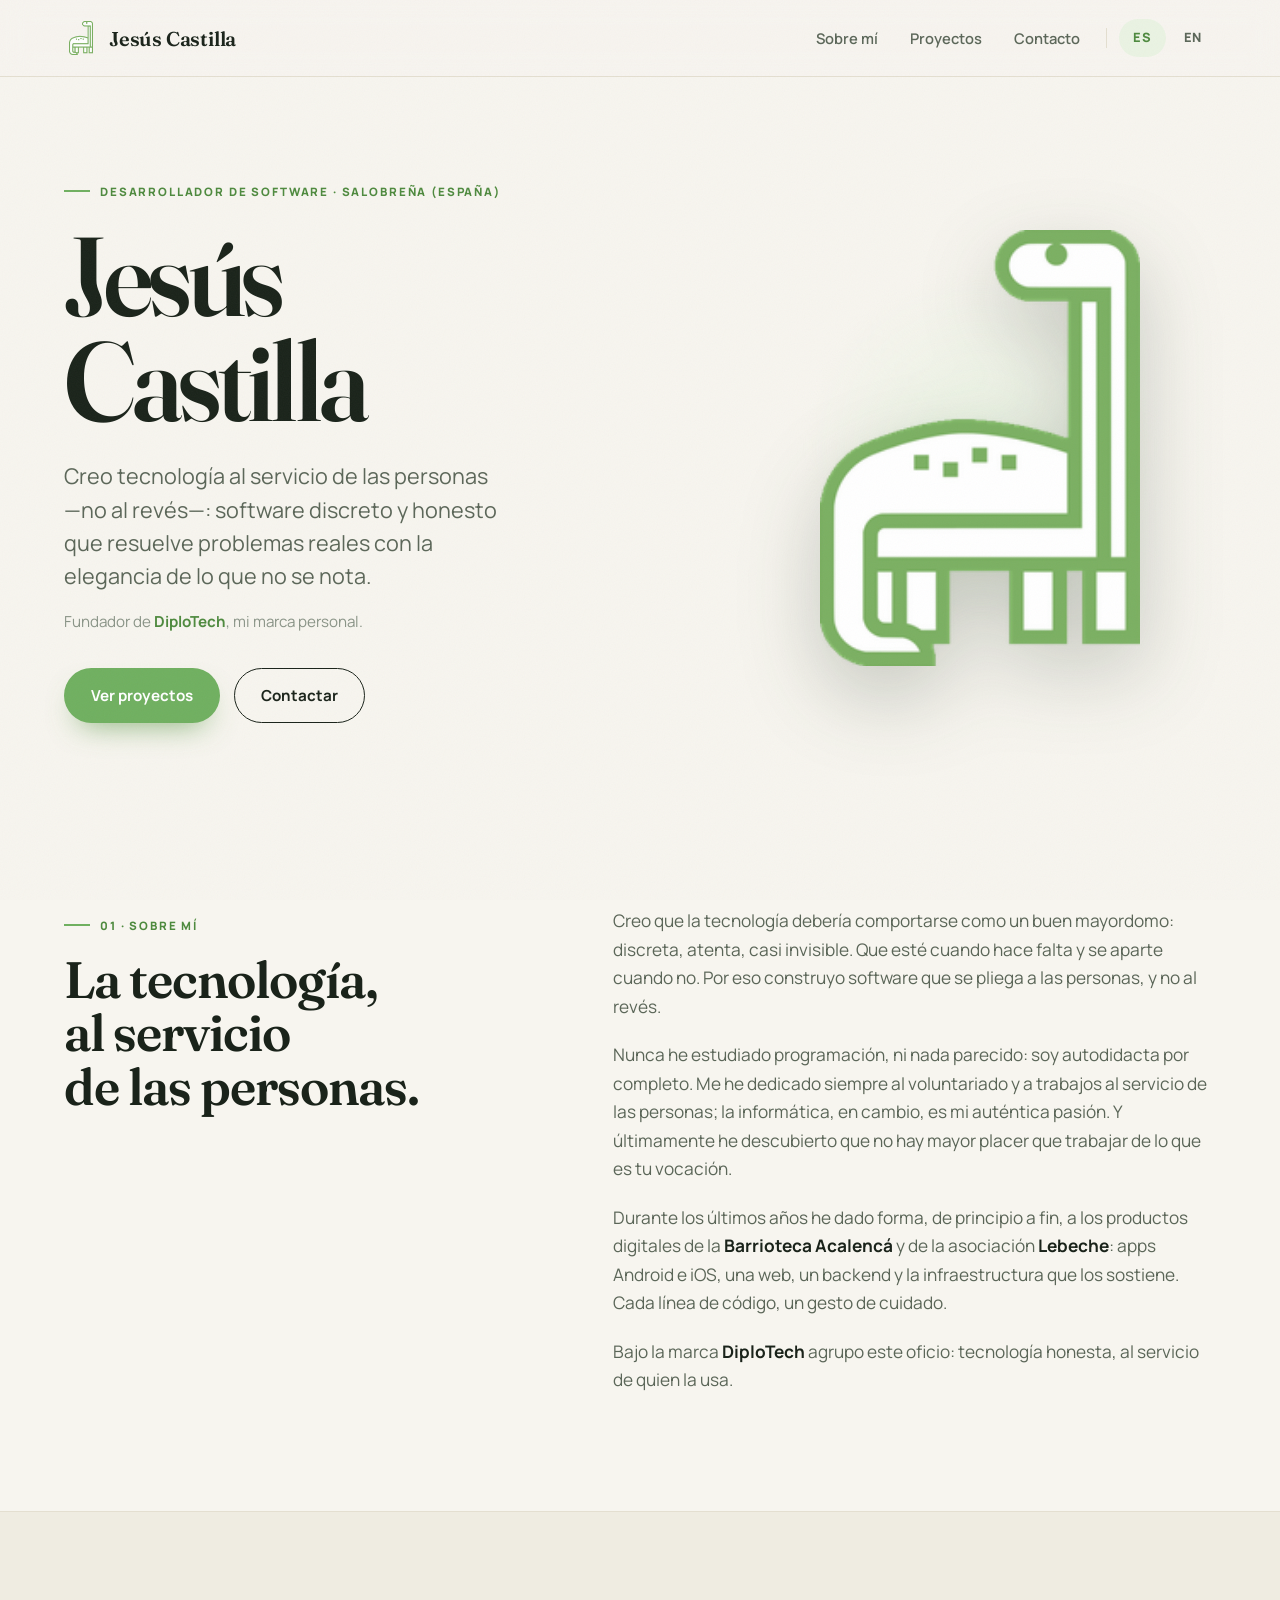
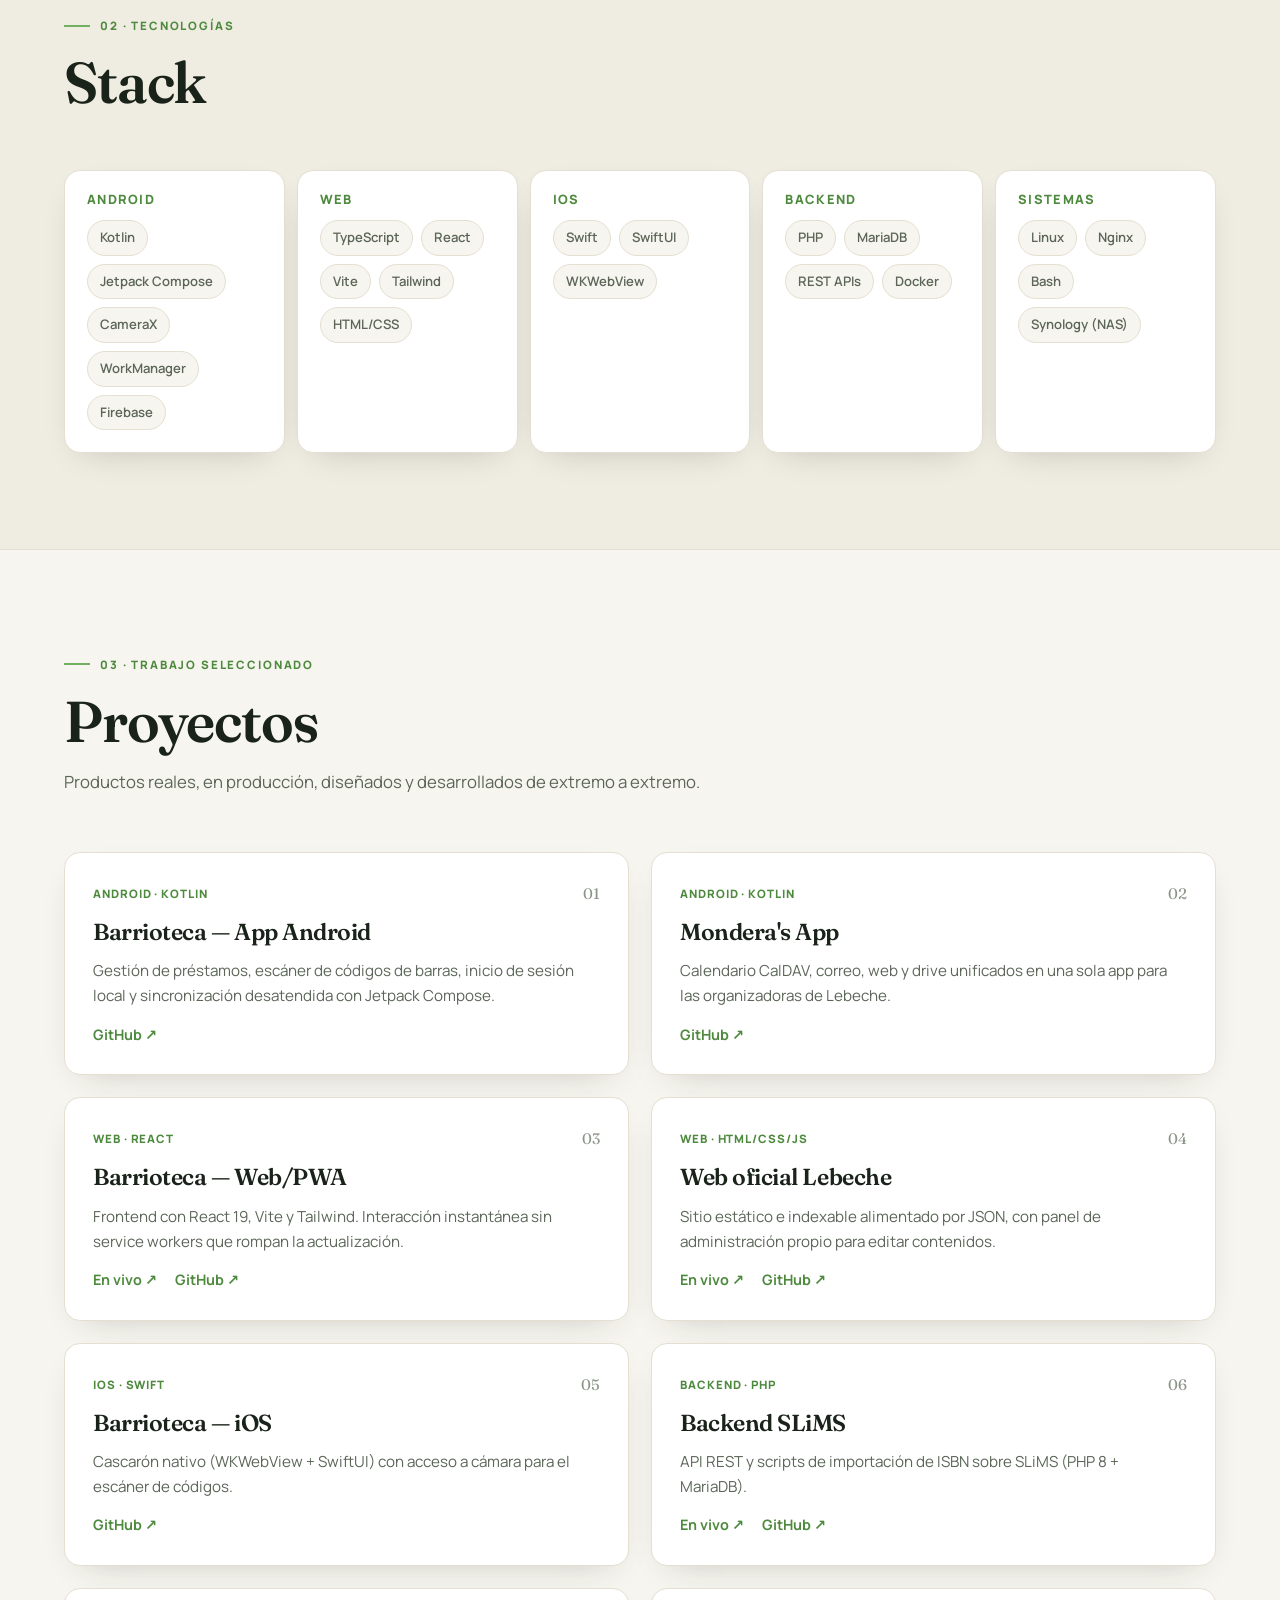
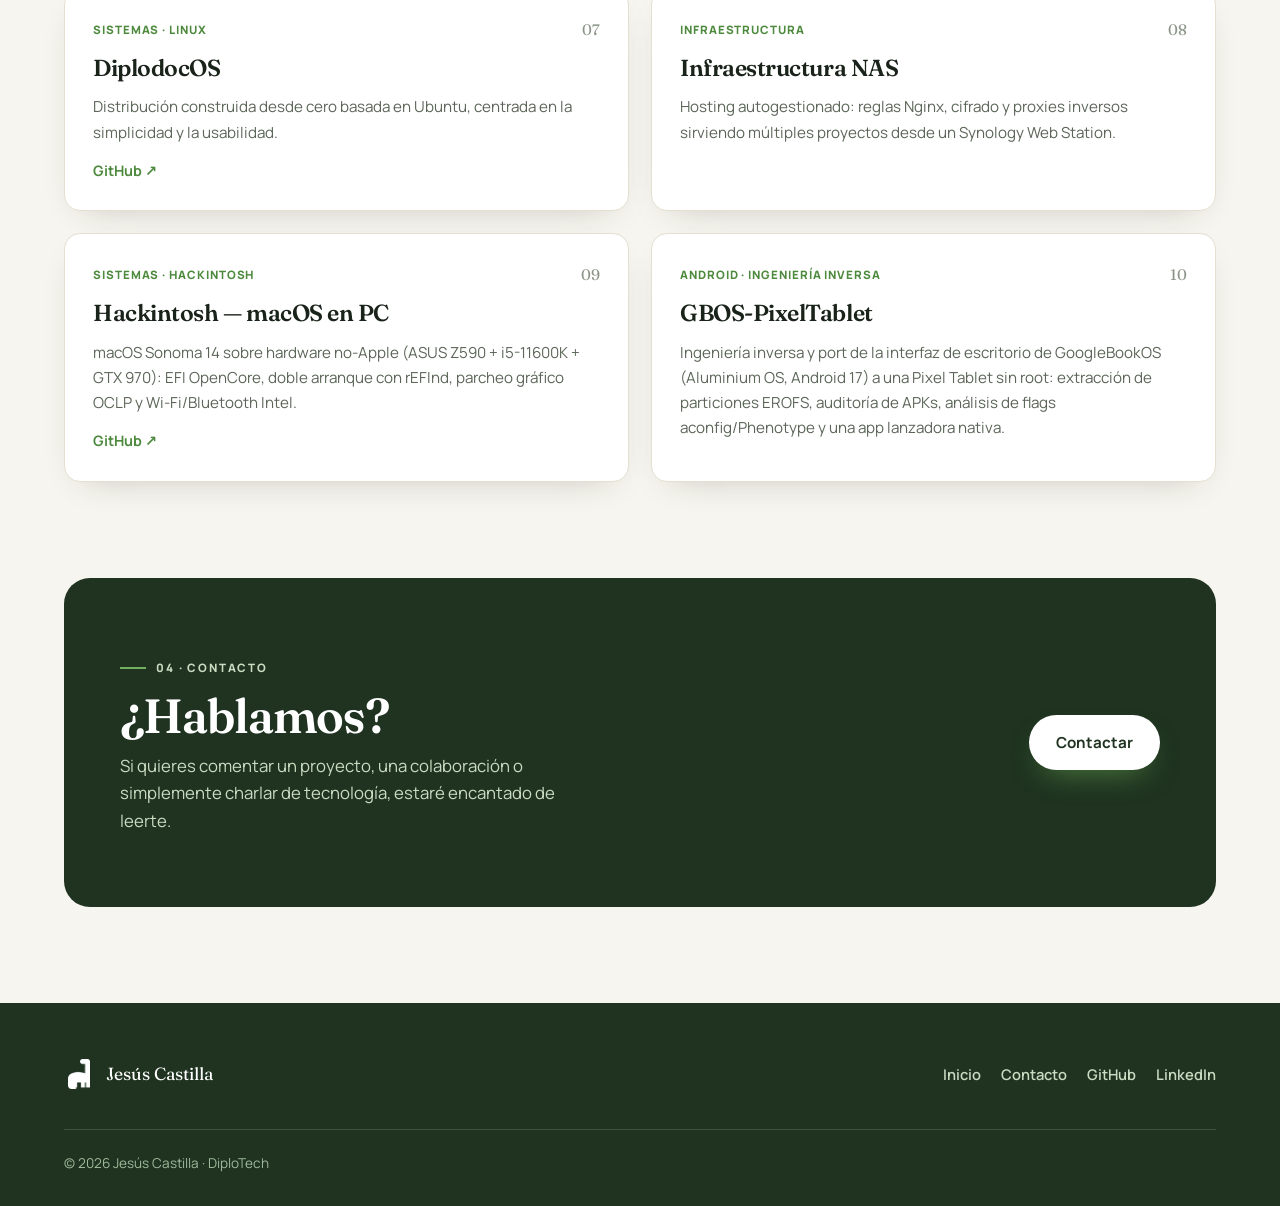
<file: index.html>
<!DOCTYPE html>
<html lang="es">
<head>
  <meta charset="UTF-8">
  <meta name="viewport" content="width=device-width, initial-scale=1.0">
  <meta name="description" content="Jesús Castilla — Desarrollador de software. Apps Android e iOS, web/PWA, backend e infraestructura. Fundador de DiploTech.">
  <title>Jesús Castilla · Desarrollador de Software</title>
  <link rel="icon" href="assets/favicon.ico" sizes="any">
  <link rel="apple-touch-icon" href="assets/apple-touch-icon.png">
  <link rel="preconnect" href="https://fonts.googleapis.com">
  <link rel="preconnect" href="https://fonts.gstatic.com" crossorigin>
  <link href="https://fonts.googleapis.com/css2?family=Fraunces:opsz,wght@9..144,400;9..144,500;9..144,600;9..144,700&family=Manrope:wght@400;500;600;700;800&display=swap" rel="stylesheet">
  <link rel="stylesheet" href="styles.css">
</head>
<body>
  <header class="cabecera">
    <div class="contenedor cabecera__interior">
      <a class="marca" href="index.html">
        <img src="assets/logo.png" alt="DiploTech" class="marca__logo">
        <span class="marca__texto">Jesús Castilla</span>
      </a>
      <nav class="menu" id="menu">
        <a href="#sobre-mi">Sobre mí</a>
        <a href="#proyectos">Proyectos</a>
        <a href="contacto.html">Contacto</a>
        <span class="menu__sep" aria-hidden="true"></span>
        <a href="index.html" class="idioma activo">ES</a>
        <a href="index-en.html" class="idioma">EN</a>
      </nav>
      <button class="menu__boton" id="botonMenu" aria-label="Abrir menú" aria-expanded="false">
        <span></span><span></span><span></span>
      </button>
    </div>
  </header>

  <section class="hero">
    <div class="contenedor hero__interior">
      <div class="hero__texto">
        <span class="ceja">Desarrollador de software · Salobreña (España)</span>
        <h1 class="hero__titulo">Jesús<br>Castilla</h1>
        <p class="hero__bajada">Creo tecnología al servicio de las personas —no al revés—: software discreto y honesto que resuelve problemas reales con la elegancia de lo que no se nota.</p>
        <p class="hero__fundador">Fundador de <strong>DiploTech</strong>, mi marca personal.</p>
        <div class="hero__acciones">
          <a class="boton boton--verde" href="#proyectos">Ver proyectos</a>
          <a class="boton boton--fantasma" href="contacto.html">Contactar</a>
        </div>
      </div>
      <div class="hero__logo">
        <div class="hero__halo" aria-hidden="true"></div>
        <img src="assets/logo.png" alt="Logotipo de DiploTech">
      </div>
    </div>
  </section>
  <main>
    <section class="seccion" id="sobre-mi">
      <div class="contenedor sobre-mi aparecer">
        <div class="sobre-mi__cabecera">
          <span class="ceja">01 · Sobre mí</span>
          <h2>La tecnología, al servicio<br>de las personas.</h2>
        </div>
        <div class="sobre-mi__cuerpo">
          <p>Creo que la tecnología debería comportarse como un buen mayordomo: discreta, atenta, casi invisible. Que esté cuando hace falta y se aparte cuando no. Por eso construyo software que se pliega a las personas, y no al revés.</p>
          <p>Nunca he estudiado programación, ni nada parecido: soy autodidacta por completo. Me he dedicado siempre al voluntariado y a trabajos al servicio de las personas; la informática, en cambio, es mi auténtica pasión. Y últimamente he descubierto que no hay mayor placer que trabajar de lo que es tu vocación.</p>
          <p>Durante los últimos años he dado forma, de principio a fin, a los productos digitales de la <strong>Barrioteca Acalencá</strong> y de la asociación <strong>Lebeche</strong>: apps Android e iOS, una web, un backend y la infraestructura que los sostiene. Cada línea de código, un gesto de cuidado.</p>
          <p>Bajo la marca <strong>DiploTech</strong> agrupo este oficio: tecnología honesta, al servicio de quien la usa.</p>
        </div>
      </div>
    </section>

    <section class="seccion seccion--tinte" id="stack">
      <div class="contenedor aparecer">
        <div class="seccion__cabecera">
          <span class="ceja">02 · Tecnologías</span>
          <h2 class="seccion__titulo">Stack</h2>
        </div>
        <div class="stack">
          <div class="stack__grupo">
            <h3>Android</h3>
            <div class="stack__items"><span>Kotlin</span><span>Jetpack Compose</span><span>CameraX</span><span>WorkManager</span><span>Firebase</span></div>
          </div>
          <div class="stack__grupo">
            <h3>Web</h3>
            <div class="stack__items"><span>TypeScript</span><span>React</span><span>Vite</span><span>Tailwind</span><span>HTML/CSS</span></div>
          </div>
          <div class="stack__grupo">
            <h3>iOS</h3>
            <div class="stack__items"><span>Swift</span><span>SwiftUI</span><span>WKWebView</span></div>
          </div>
          <div class="stack__grupo">
            <h3>Backend</h3>
            <div class="stack__items"><span>PHP</span><span>MariaDB</span><span>REST APIs</span><span>Docker</span></div>
          </div>
          <div class="stack__grupo">
            <h3>Sistemas</h3>
            <div class="stack__items"><span>Linux</span><span>Nginx</span><span>Bash</span><span>Synology (NAS)</span></div>
          </div>
        </div>
      </div>
    </section>
    <section class="seccion" id="proyectos">
      <div class="contenedor">
        <div class="seccion__cabecera aparecer">
          <span class="ceja">03 · Trabajo seleccionado</span>
          <h2 class="seccion__titulo">Proyectos</h2>
          <p class="seccion__intro">Productos reales, en producción, diseñados y desarrollados de extremo a extremo.</p>
        </div>
        <div class="grid">
          <article class="proyecto aparecer">
            <div class="proyecto__top"><span class="proyecto__tag">Android · Kotlin</span><span class="proyecto__num">01</span></div>
            <h3 class="proyecto__titulo">Barrioteca — App Android</h3>
            <p class="proyecto__texto">Gestión de préstamos, escáner de códigos de barras, inicio de sesión local y sincronización desatendida con Jetpack Compose.</p>
            <div class="proyecto__enlaces"><a class="flecha" href="https://github.com/jesuscastilla/barrioteca-android" target="_blank" rel="noopener">GitHub ↗</a></div>
          </article>
          <article class="proyecto aparecer">
            <div class="proyecto__top"><span class="proyecto__tag">Android · Kotlin</span><span class="proyecto__num">02</span></div>
            <h3 class="proyecto__titulo">Mondera's App</h3>
            <p class="proyecto__texto">Calendario CalDAV, correo, web y drive unificados en una sola app para las organizadoras de Lebeche.</p>
            <div class="proyecto__enlaces"><a class="flecha" href="https://github.com/jesuscastilla/monderas-app" target="_blank" rel="noopener">GitHub ↗</a></div>
          </article>
          <article class="proyecto aparecer">
            <div class="proyecto__top"><span class="proyecto__tag">Web · React</span><span class="proyecto__num">03</span></div>
            <h3 class="proyecto__titulo">Barrioteca — Web/PWA</h3>
            <p class="proyecto__texto">Frontend con React 19, Vite y Tailwind. Interacción instantánea sin service workers que rompan la actualización.</p>
            <div class="proyecto__enlaces"><a class="flecha" href="https://www.corrientelebeche.es/barrioteca/" target="_blank" rel="noopener">En vivo ↗</a><a class="flecha" href="https://github.com/jesuscastilla/barrioteca-web" target="_blank" rel="noopener">GitHub ↗</a></div>
          </article>
          <article class="proyecto aparecer">
            <div class="proyecto__top"><span class="proyecto__tag">Web · HTML/CSS/JS</span><span class="proyecto__num">04</span></div>
            <h3 class="proyecto__titulo">Web oficial Lebeche</h3>
            <p class="proyecto__texto">Sitio estático e indexable alimentado por JSON, con panel de administración propio para editar contenidos.</p>
            <div class="proyecto__enlaces"><a class="flecha" href="https://www.corrientelebeche.es/lebeche/" target="_blank" rel="noopener">En vivo ↗</a><a class="flecha" href="https://github.com/jesuscastilla/lebeche-web" target="_blank" rel="noopener">GitHub ↗</a></div>
          </article>
          <article class="proyecto aparecer">
            <div class="proyecto__top"><span class="proyecto__tag">iOS · Swift</span><span class="proyecto__num">05</span></div>
            <h3 class="proyecto__titulo">Barrioteca — iOS</h3>
            <p class="proyecto__texto">Cascarón nativo (WKWebView + SwiftUI) con acceso a cámara para el escáner de códigos.</p>
            <div class="proyecto__enlaces"><a class="flecha" href="https://github.com/jesuscastilla/barrioteca-ios" target="_blank" rel="noopener">GitHub ↗</a></div>
          </article>
          <article class="proyecto aparecer">
            <div class="proyecto__top"><span class="proyecto__tag">Backend · PHP</span><span class="proyecto__num">06</span></div>
            <h3 class="proyecto__titulo">Backend SLiMS</h3>
            <p class="proyecto__texto">API REST y scripts de importación de ISBN sobre SLiMS (PHP 8 + MariaDB).</p>
            <div class="proyecto__enlaces"><a class="flecha" href="https://www.corrientelebeche.es/slims/" target="_blank" rel="noopener">En vivo ↗</a><a class="flecha" href="https://github.com/jesuscastilla/barrioteca-slims" target="_blank" rel="noopener">GitHub ↗</a></div>
          </article>
          <article class="proyecto aparecer">
            <div class="proyecto__top"><span class="proyecto__tag">Sistemas · Linux</span><span class="proyecto__num">07</span></div>
            <h3 class="proyecto__titulo">DiplodocOS</h3>
            <p class="proyecto__texto">Distribución construida desde cero basada en Ubuntu, centrada en la simplicidad y la usabilidad.</p>
            <div class="proyecto__enlaces"><a class="flecha" href="https://github.com/jesuscastilla/DiplodocOS" target="_blank" rel="noopener">GitHub ↗</a></div>
          </article>
          <article class="proyecto aparecer">
            <div class="proyecto__top"><span class="proyecto__tag">Infraestructura</span><span class="proyecto__num">08</span></div>
            <h3 class="proyecto__titulo">Infraestructura NAS</h3>
            <p class="proyecto__texto">Hosting autogestionado: reglas Nginx, cifrado y proxies inversos sirviendo múltiples proyectos desde un Synology Web Station.</p>
          </article>
          <article class="proyecto aparecer">
            <div class="proyecto__top"><span class="proyecto__tag">Sistemas · Hackintosh</span><span class="proyecto__num">09</span></div>
            <h3 class="proyecto__titulo">Hackintosh — macOS en PC</h3>
            <p class="proyecto__texto">macOS Sonoma 14 sobre hardware no-Apple (ASUS Z590 + i5-11600K + GTX 970): EFI OpenCore, doble arranque con rEFInd, parcheo gráfico OCLP y Wi-Fi/Bluetooth Intel.</p>
            <div class="proyecto__enlaces"><a class="flecha" href="https://github.com/jesuscastilla/hackintosh-Z590" target="_blank" rel="noopener">GitHub ↗</a></div>
          </article>
          <article class="proyecto aparecer">
            <div class="proyecto__top"><span class="proyecto__tag">Android · Ingeniería inversa</span><span class="proyecto__num">10</span></div>
            <h3 class="proyecto__titulo">GBOS-PixelTablet</h3>
            <p class="proyecto__texto">Ingeniería inversa y port de la interfaz de escritorio de GoogleBookOS (Aluminium OS, Android 17) a una Pixel Tablet sin root: extracción de particiones EROFS, auditoría de APKs, análisis de flags aconfig/Phenotype y una app lanzadora nativa.</p>
          </article>
        </div>
      </div>
    </section>
    <section class="cta aparecer">
      <div class="cta__interior">
        <div>
          <span class="ceja" style="color:#C9DCC2">04 · Contacto</span>
          <h2>¿Hablamos?</h2>
          <p>Si quieres comentar un proyecto, una colaboración o simplemente charlar de tecnología, estaré encantado de leerte.</p>
        </div>
        <a class="boton boton--verde" href="contacto.html">Contactar</a>
      </div>
    </section>
  </main>

  <footer class="pie">
    <div class="contenedor">
      <div class="pie__interior">
        <div class="pie__marca">
          <img src="assets/logo-blanco.png" alt="DiploTech">
          <span>Jesús Castilla</span>
        </div>
        <nav class="pie__enlaces">
          <a href="index.html">Inicio</a>
          <a href="contacto.html">Contacto</a>
          <a href="https://github.com/jesuscastilla" target="_blank" rel="noopener">GitHub</a>
          <a href="https://www.linkedin.com/in/jesuscastillalacal" target="_blank" rel="noopener">LinkedIn</a>
        </nav>
      </div>
      <p class="pie__fin">© 2026 Jesús Castilla · DiploTech</p>
    </div>
  </footer>

  <script>
    const botonMenu = document.getElementById('botonMenu');
    const menu = document.getElementById('menu');
    botonMenu.addEventListener('click', () => {
      const abierto = menu.classList.toggle('abierto');
      botonMenu.classList.toggle('activo', abierto);
      botonMenu.setAttribute('aria-expanded', String(abierto));
    });
    const obs = new IntersectionObserver((entradas) => {
      entradas.forEach((e) => {
        if (e.isIntersecting) { e.target.classList.add('visible'); obs.unobserve(e.target); }
      });
    }, { threshold: 0.08 });
    document.querySelectorAll('.aparecer').forEach((el) => obs.observe(el));
  </script>
</body>
</html>
</file>
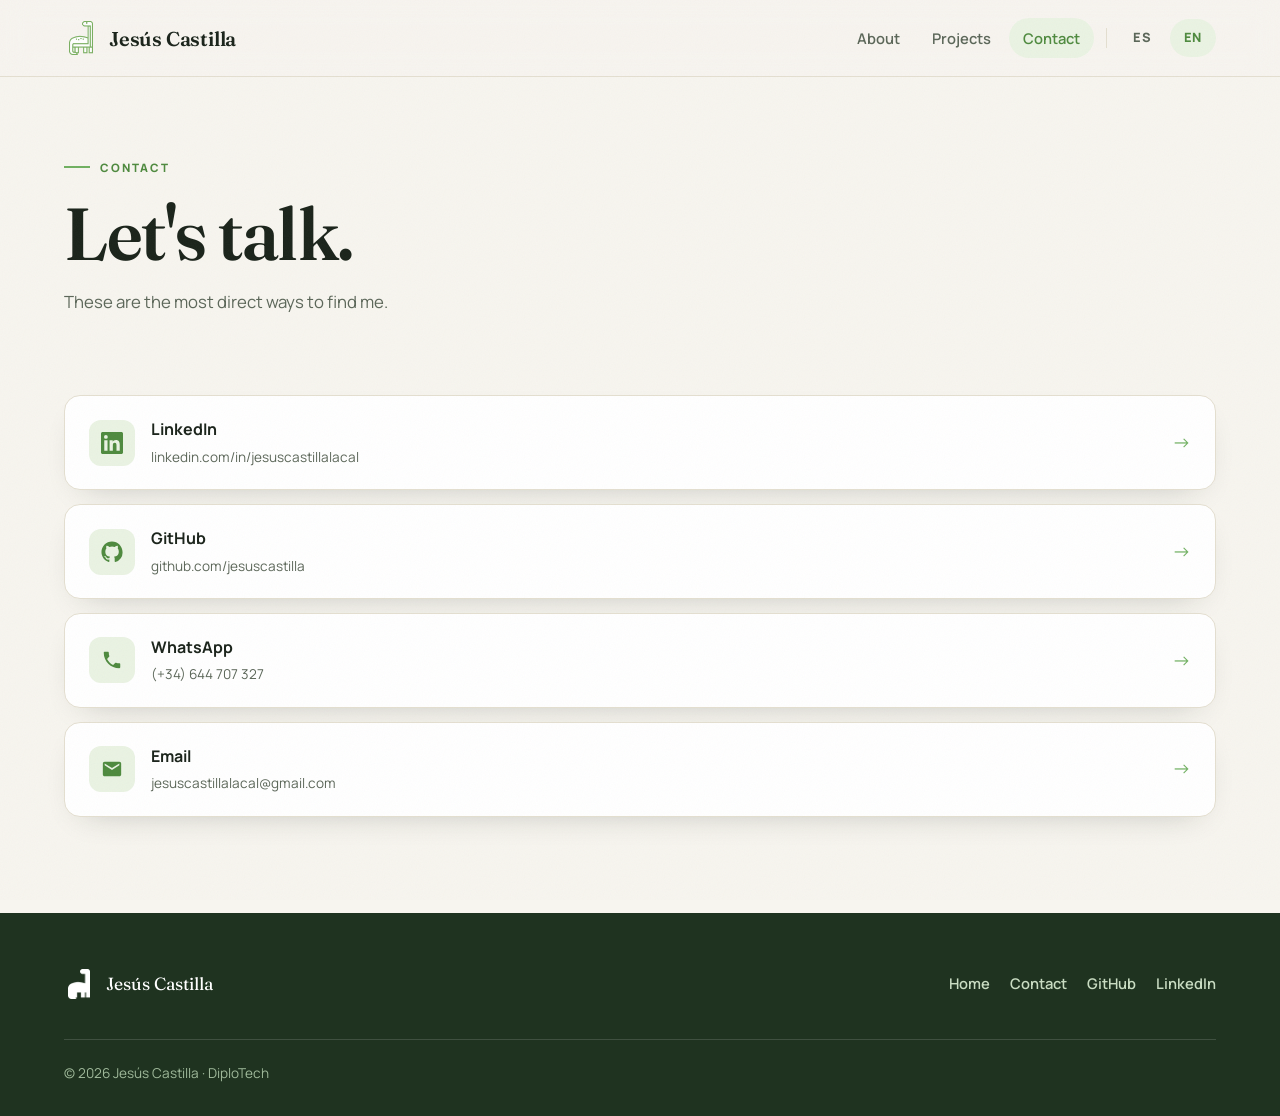
<file: contacto-en.html>
<!DOCTYPE html>
<html lang="en">
<head>
  <meta charset="UTF-8">
  <meta name="viewport" content="width=device-width, initial-scale=1.0">
  <meta name="description" content="Contact — Jesús Castilla, software developer.">
  <title>Contact · Jesús Castilla</title>
  <link rel="icon" href="assets/favicon.ico" sizes="any">
  <link rel="apple-touch-icon" href="assets/apple-touch-icon.png">
  <link rel="preconnect" href="https://fonts.googleapis.com">
  <link rel="preconnect" href="https://fonts.gstatic.com" crossorigin>
  <link href="https://fonts.googleapis.com/css2?family=Fraunces:opsz,wght@9..144,400;9..144,500;9..144,600;9..144,700&family=Manrope:wght@400;500;600;700;800&display=swap" rel="stylesheet">
  <link rel="stylesheet" href="styles.css">
</head>
<body>
  <header class="cabecera">
    <div class="contenedor cabecera__interior">
      <a class="marca" href="index-en.html">
        <img src="assets/logo.png" alt="DiploTech" class="marca__logo">
        <span class="marca__texto">Jesús Castilla</span>
      </a>
      <nav class="menu" id="menu">
        <a href="index-en.html#about">About</a>
        <a href="index-en.html#projects">Projects</a>
        <a href="contacto-en.html" class="activo">Contact</a>
        <span class="menu__sep" aria-hidden="true"></span>
        <a href="contacto.html" class="idioma">ES</a>
        <a href="contacto-en.html" class="idioma activo">EN</a>
      </nav>
      <button class="menu__boton" id="botonMenu" aria-label="Open menu" aria-expanded="false">
        <span></span><span></span><span></span>
      </button>
    </div>
  </header>

  <section class="contacto-hero">
    <div class="contenedor">
      <span class="ceja">Contact</span>
      <h1>Let's talk.</h1>
      <p class="seccion__intro">These are the most direct ways to find me.</p>
    </div>
  </section>

  <main class="contenedor">
    <section class="seccion" style="padding-top:0">
      <div class="enlaces-contacto">
        <a class="enlace-contacto" href="https://www.linkedin.com/in/jesuscastillalacal" target="_blank" rel="noopener">
          <span class="enlace-contacto__icono"><svg viewBox="0 0 24 24" width="22" height="22" fill="currentColor" aria-hidden="true"><path d="M20.45 20.45h-3.55v-5.57c0-1.33-.03-3.04-1.85-3.04-1.85 0-2.14 1.45-2.14 2.94v5.67H9.36V9h3.41v1.56h.05c.47-.9 1.63-1.85 3.36-1.85 3.6 0 4.27 2.37 4.27 5.45v6.29zM5.34 7.43a2.06 2.06 0 1 1 0-4.12 2.06 2.06 0 0 1 0 4.12zM7.12 20.45H3.56V9h3.56v11.45zM22.22 0H1.77C.79 0 0 .77 0 1.72v20.55C0 23.23.79 24 1.77 24h20.45c.98 0 1.78-.77 1.78-1.73V1.72C24 .77 23.2 0 22.22 0z"/></svg></span>
          <span class="enlace-contacto__texto"><strong>LinkedIn</strong><span>linkedin.com/in/jesuscastillalacal</span></span>
          <span class="enlace-contacto__flecha" aria-hidden="true">→</span>
        </a>
        <a class="enlace-contacto" href="https://github.com/jesuscastilla" target="_blank" rel="noopener">
          <span class="enlace-contacto__icono"><svg viewBox="0 0 24 24" width="22" height="22" fill="currentColor" aria-hidden="true"><path d="M12 .5C5.65.5.5 5.65.5 12c0 5.08 3.29 9.39 7.86 10.91.58.11.79-.25.79-.56 0-.27-.01-1.17-.02-2.12-3.2.7-3.87-1.36-3.87-1.36-.52-1.33-1.28-1.68-1.28-1.68-1.05-.72.08-.71.08-.71 1.16.08 1.77 1.19 1.77 1.19 1.03 1.77 2.7 1.26 3.36.96.1-.75.4-1.26.73-1.55-2.55-.29-5.23-1.28-5.23-5.68 0-1.26.45-2.28 1.19-3.09-.12-.29-.52-1.46.11-3.05 0 0 .97-.31 3.18 1.18a11.1 11.1 0 0 1 5.79 0c2.2-1.49 3.17-1.18 3.17-1.18.63 1.59.23 2.76.11 3.05.74.81 1.19 1.83 1.19 3.09 0 4.41-2.69 5.38-5.25 5.66.41.35.78 1.05.78 2.12 0 1.53-.01 2.76-.01 3.14 0 .31.21.67.8.56A10.52 10.52 0 0 0 23.5 12C23.5 5.65 18.35.5 12 .5z"/></svg></span>
          <span class="enlace-contacto__texto"><strong>GitHub</strong><span>github.com/jesuscastilla</span></span>
          <span class="enlace-contacto__flecha" aria-hidden="true">→</span>
        </a>
        <a class="enlace-contacto" href="https://wa.me/34644707327" target="_blank" rel="noopener">
          <span class="enlace-contacto__icono"><svg viewBox="0 0 24 24" width="22" height="22" fill="currentColor" aria-hidden="true"><path d="M6.62 10.79c1.44 2.83 3.76 5.14 6.59 6.59l2.2-2.2c.27-.27.67-.36 1.02-.24 1.12.37 2.33.57 3.57.57.55 0 1 .45 1 1V20c0 .55-.45 1-1 1-9.39 0-17-7.61-17-17 0-.55.45-1 1-1h3.5c.55 0 1 .45 1 1 0 1.25.2 2.45.57 3.57.11.35.03.74-.25 1.02l-2.2 2.2z"/></svg></span>
          <span class="enlace-contacto__texto"><strong>WhatsApp</strong><span>(+34) 644 707 327</span></span>
          <span class="enlace-contacto__flecha" aria-hidden="true">→</span>
        </a>
        <a class="enlace-contacto" href="mailto:jesuscastillalacal@gmail.com">
          <span class="enlace-contacto__icono"><svg viewBox="0 0 24 24" width="22" height="22" fill="currentColor" aria-hidden="true"><path d="M20 4H4c-1.1 0-1.99.9-1.99 2L2 18c0 1.1.9 2 2 2h16c1.1 0 2-.9 2-2V6c0-1.1-.9-2-2-2zm0 4l-8 5-8-5V6l8 5 8-5v2z"/></svg></span>
          <span class="enlace-contacto__texto"><strong>Email</strong><span>jesuscastillalacal@gmail.com</span></span>
          <span class="enlace-contacto__flecha" aria-hidden="true">→</span>
        </a>
      </div>
    </section>
  </main>

  <footer class="pie">
    <div class="contenedor">
      <div class="pie__interior">
        <div class="pie__marca"><img src="assets/logo-blanco.png" alt="DiploTech"><span>Jesús Castilla</span></div>
        <nav class="pie__enlaces">
          <a href="index-en.html">Home</a>
          <a href="contacto-en.html">Contact</a>
          <a href="https://github.com/jesuscastilla" target="_blank" rel="noopener">GitHub</a>
          <a href="https://www.linkedin.com/in/jesuscastillalacal" target="_blank" rel="noopener">LinkedIn</a>
        </nav>
      </div>
      <p class="pie__fin">© 2026 Jesús Castilla · DiploTech</p>
    </div>
  </footer>

  <script>
    const botonMenu = document.getElementById('botonMenu');
    const menu = document.getElementById('menu');
    botonMenu.addEventListener('click', () => {
      const abierto = menu.classList.toggle('abierto');
      botonMenu.classList.toggle('activo', abierto);
      botonMenu.setAttribute('aria-expanded', String(abierto));
    });
  </script>
</body>
</html>
</file>
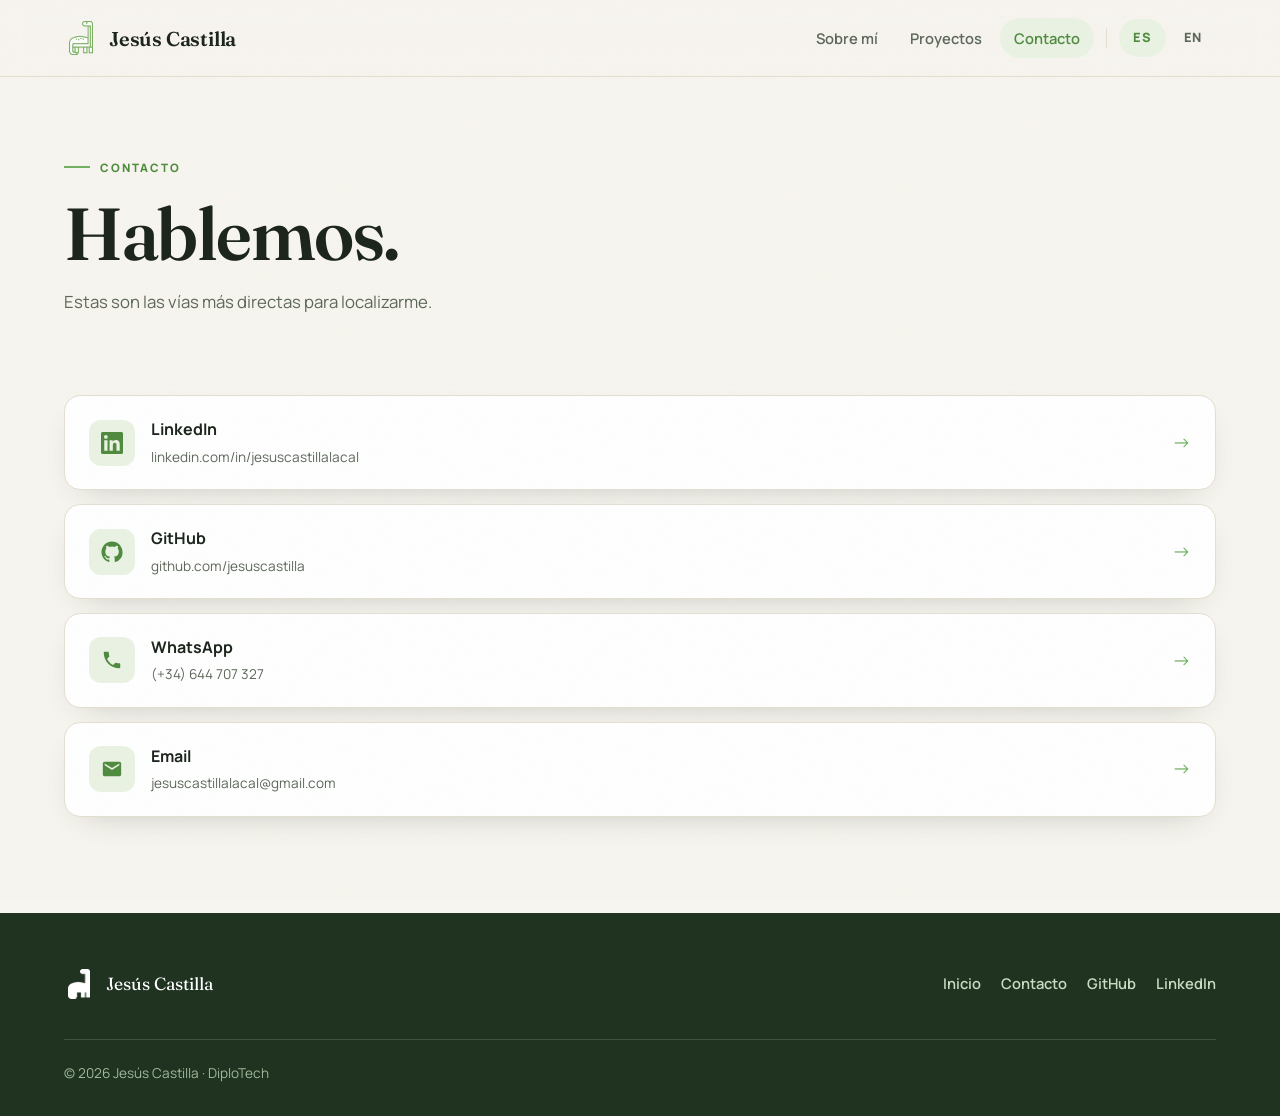
<file: contacto.html>
<!DOCTYPE html>
<html lang="es">
<head>
  <meta charset="UTF-8">
  <meta name="viewport" content="width=device-width, initial-scale=1.0">
  <meta name="description" content="Contacto — Jesús Castilla, desarrollador de software.">
  <title>Contacto · Jesús Castilla</title>
  <link rel="icon" href="assets/favicon.ico" sizes="any">
  <link rel="apple-touch-icon" href="assets/apple-touch-icon.png">
  <link rel="preconnect" href="https://fonts.googleapis.com">
  <link rel="preconnect" href="https://fonts.gstatic.com" crossorigin>
  <link href="https://fonts.googleapis.com/css2?family=Fraunces:opsz,wght@9..144,400;9..144,500;9..144,600;9..144,700&family=Manrope:wght@400;500;600;700;800&display=swap" rel="stylesheet">
  <link rel="stylesheet" href="styles.css">
</head>
<body>
  <header class="cabecera">
    <div class="contenedor cabecera__interior">
      <a class="marca" href="index.html">
        <img src="assets/logo.png" alt="DiploTech" class="marca__logo">
        <span class="marca__texto">Jesús Castilla</span>
      </a>
      <nav class="menu" id="menu">
        <a href="index.html#sobre-mi">Sobre mí</a>
        <a href="index.html#proyectos">Proyectos</a>
        <a href="contacto.html" class="activo">Contacto</a>
        <span class="menu__sep" aria-hidden="true"></span>
        <a href="contacto.html" class="idioma activo">ES</a>
        <a href="contacto-en.html" class="idioma">EN</a>
      </nav>
      <button class="menu__boton" id="botonMenu" aria-label="Abrir menú" aria-expanded="false">
        <span></span><span></span><span></span>
      </button>
    </div>
  </header>

  <section class="contacto-hero">
    <div class="contenedor">
      <span class="ceja">Contacto</span>
      <h1>Hablemos.</h1>
      <p class="seccion__intro">Estas son las vías más directas para localizarme.</p>
    </div>
  </section>

  <main class="contenedor">
    <section class="seccion" style="padding-top:0">
      <div class="enlaces-contacto">
        <a class="enlace-contacto" href="https://www.linkedin.com/in/jesuscastillalacal" target="_blank" rel="noopener">
          <span class="enlace-contacto__icono"><svg viewBox="0 0 24 24" width="22" height="22" fill="currentColor" aria-hidden="true"><path d="M20.45 20.45h-3.55v-5.57c0-1.33-.03-3.04-1.85-3.04-1.85 0-2.14 1.45-2.14 2.94v5.67H9.36V9h3.41v1.56h.05c.47-.9 1.63-1.85 3.36-1.85 3.6 0 4.27 2.37 4.27 5.45v6.29zM5.34 7.43a2.06 2.06 0 1 1 0-4.12 2.06 2.06 0 0 1 0 4.12zM7.12 20.45H3.56V9h3.56v11.45zM22.22 0H1.77C.79 0 0 .77 0 1.72v20.55C0 23.23.79 24 1.77 24h20.45c.98 0 1.78-.77 1.78-1.73V1.72C24 .77 23.2 0 22.22 0z"/></svg></span>
          <span class="enlace-contacto__texto"><strong>LinkedIn</strong><span>linkedin.com/in/jesuscastillalacal</span></span>
          <span class="enlace-contacto__flecha" aria-hidden="true">→</span>
        </a>
        <a class="enlace-contacto" href="https://github.com/jesuscastilla" target="_blank" rel="noopener">
          <span class="enlace-contacto__icono"><svg viewBox="0 0 24 24" width="22" height="22" fill="currentColor" aria-hidden="true"><path d="M12 .5C5.65.5.5 5.65.5 12c0 5.08 3.29 9.39 7.86 10.91.58.11.79-.25.79-.56 0-.27-.01-1.17-.02-2.12-3.2.7-3.87-1.36-3.87-1.36-.52-1.33-1.28-1.68-1.28-1.68-1.05-.72.08-.71.08-.71 1.16.08 1.77 1.19 1.77 1.19 1.03 1.77 2.7 1.26 3.36.96.1-.75.4-1.26.73-1.55-2.55-.29-5.23-1.28-5.23-5.68 0-1.26.45-2.28 1.19-3.09-.12-.29-.52-1.46.11-3.05 0 0 .97-.31 3.18 1.18a11.1 11.1 0 0 1 5.79 0c2.2-1.49 3.17-1.18 3.17-1.18.63 1.59.23 2.76.11 3.05.74.81 1.19 1.83 1.19 3.09 0 4.41-2.69 5.38-5.25 5.66.41.35.78 1.05.78 2.12 0 1.53-.01 2.76-.01 3.14 0 .31.21.67.8.56A10.52 10.52 0 0 0 23.5 12C23.5 5.65 18.35.5 12 .5z"/></svg></span>
          <span class="enlace-contacto__texto"><strong>GitHub</strong><span>github.com/jesuscastilla</span></span>
          <span class="enlace-contacto__flecha" aria-hidden="true">→</span>
        </a>
        <a class="enlace-contacto" href="https://wa.me/34644707327" target="_blank" rel="noopener">
          <span class="enlace-contacto__icono"><svg viewBox="0 0 24 24" width="22" height="22" fill="currentColor" aria-hidden="true"><path d="M6.62 10.79c1.44 2.83 3.76 5.14 6.59 6.59l2.2-2.2c.27-.27.67-.36 1.02-.24 1.12.37 2.33.57 3.57.57.55 0 1 .45 1 1V20c0 .55-.45 1-1 1-9.39 0-17-7.61-17-17 0-.55.45-1 1-1h3.5c.55 0 1 .45 1 1 0 1.25.2 2.45.57 3.57.11.35.03.74-.25 1.02l-2.2 2.2z"/></svg></span>
          <span class="enlace-contacto__texto"><strong>WhatsApp</strong><span>(+34) 644 707 327</span></span>
          <span class="enlace-contacto__flecha" aria-hidden="true">→</span>
        </a>
        <a class="enlace-contacto" href="mailto:jesuscastillalacal@gmail.com">
          <span class="enlace-contacto__icono"><svg viewBox="0 0 24 24" width="22" height="22" fill="currentColor" aria-hidden="true"><path d="M20 4H4c-1.1 0-1.99.9-1.99 2L2 18c0 1.1.9 2 2 2h16c1.1 0 2-.9 2-2V6c0-1.1-.9-2-2-2zm0 4l-8 5-8-5V6l8 5 8-5v2z"/></svg></span>
          <span class="enlace-contacto__texto"><strong>Email</strong><span>jesuscastillalacal@gmail.com</span></span>
          <span class="enlace-contacto__flecha" aria-hidden="true">→</span>
        </a>
      </div>
    </section>
  </main>

  <footer class="pie">
    <div class="contenedor">
      <div class="pie__interior">
        <div class="pie__marca"><img src="assets/logo-blanco.png" alt="DiploTech"><span>Jesús Castilla</span></div>
        <nav class="pie__enlaces">
          <a href="index.html">Inicio</a>
          <a href="contacto.html">Contacto</a>
          <a href="https://github.com/jesuscastilla" target="_blank" rel="noopener">GitHub</a>
          <a href="https://www.linkedin.com/in/jesuscastillalacal" target="_blank" rel="noopener">LinkedIn</a>
        </nav>
      </div>
      <p class="pie__fin">© 2026 Jesús Castilla · DiploTech</p>
    </div>
  </footer>

  <script>
    const botonMenu = document.getElementById('botonMenu');
    const menu = document.getElementById('menu');
    botonMenu.addEventListener('click', () => {
      const abierto = menu.classList.toggle('abierto');
      botonMenu.classList.toggle('activo', abierto);
      botonMenu.setAttribute('aria-expanded', String(abierto));
    });
  </script>
</body>
</html>
</file>
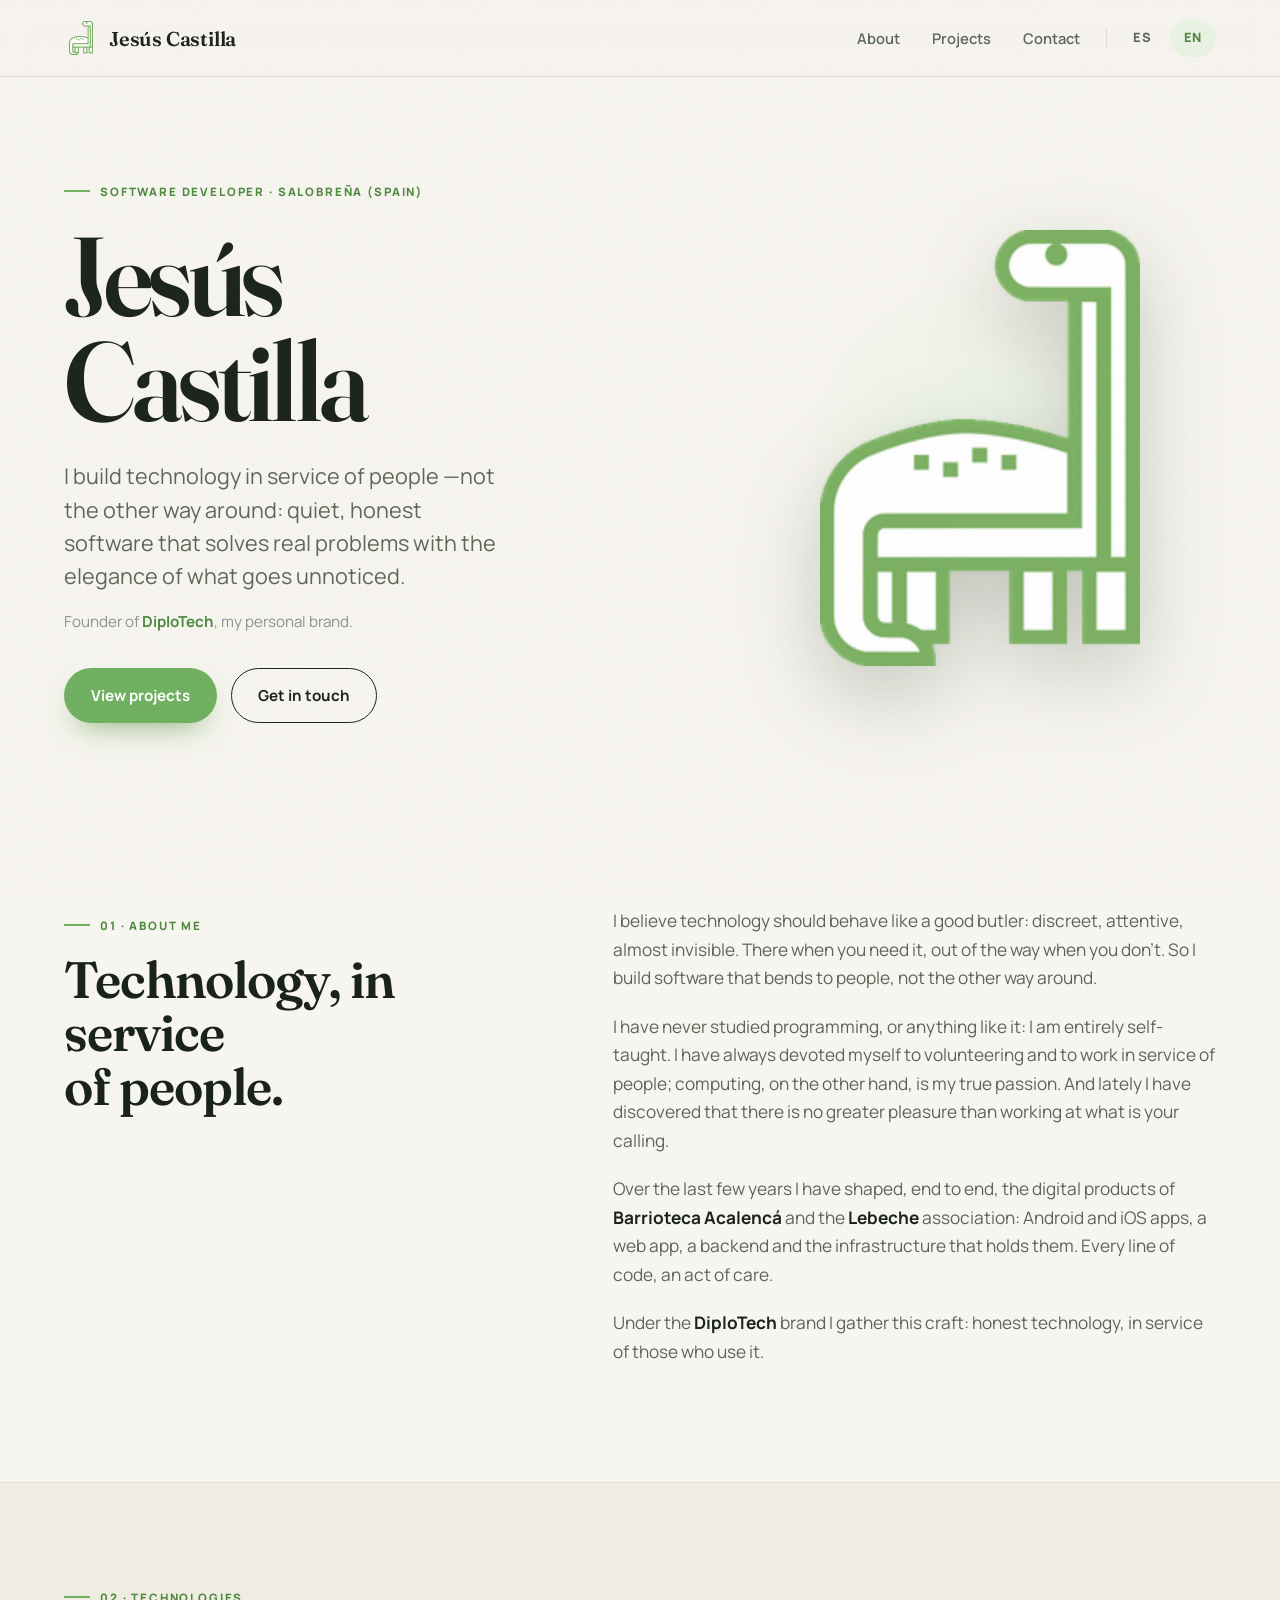
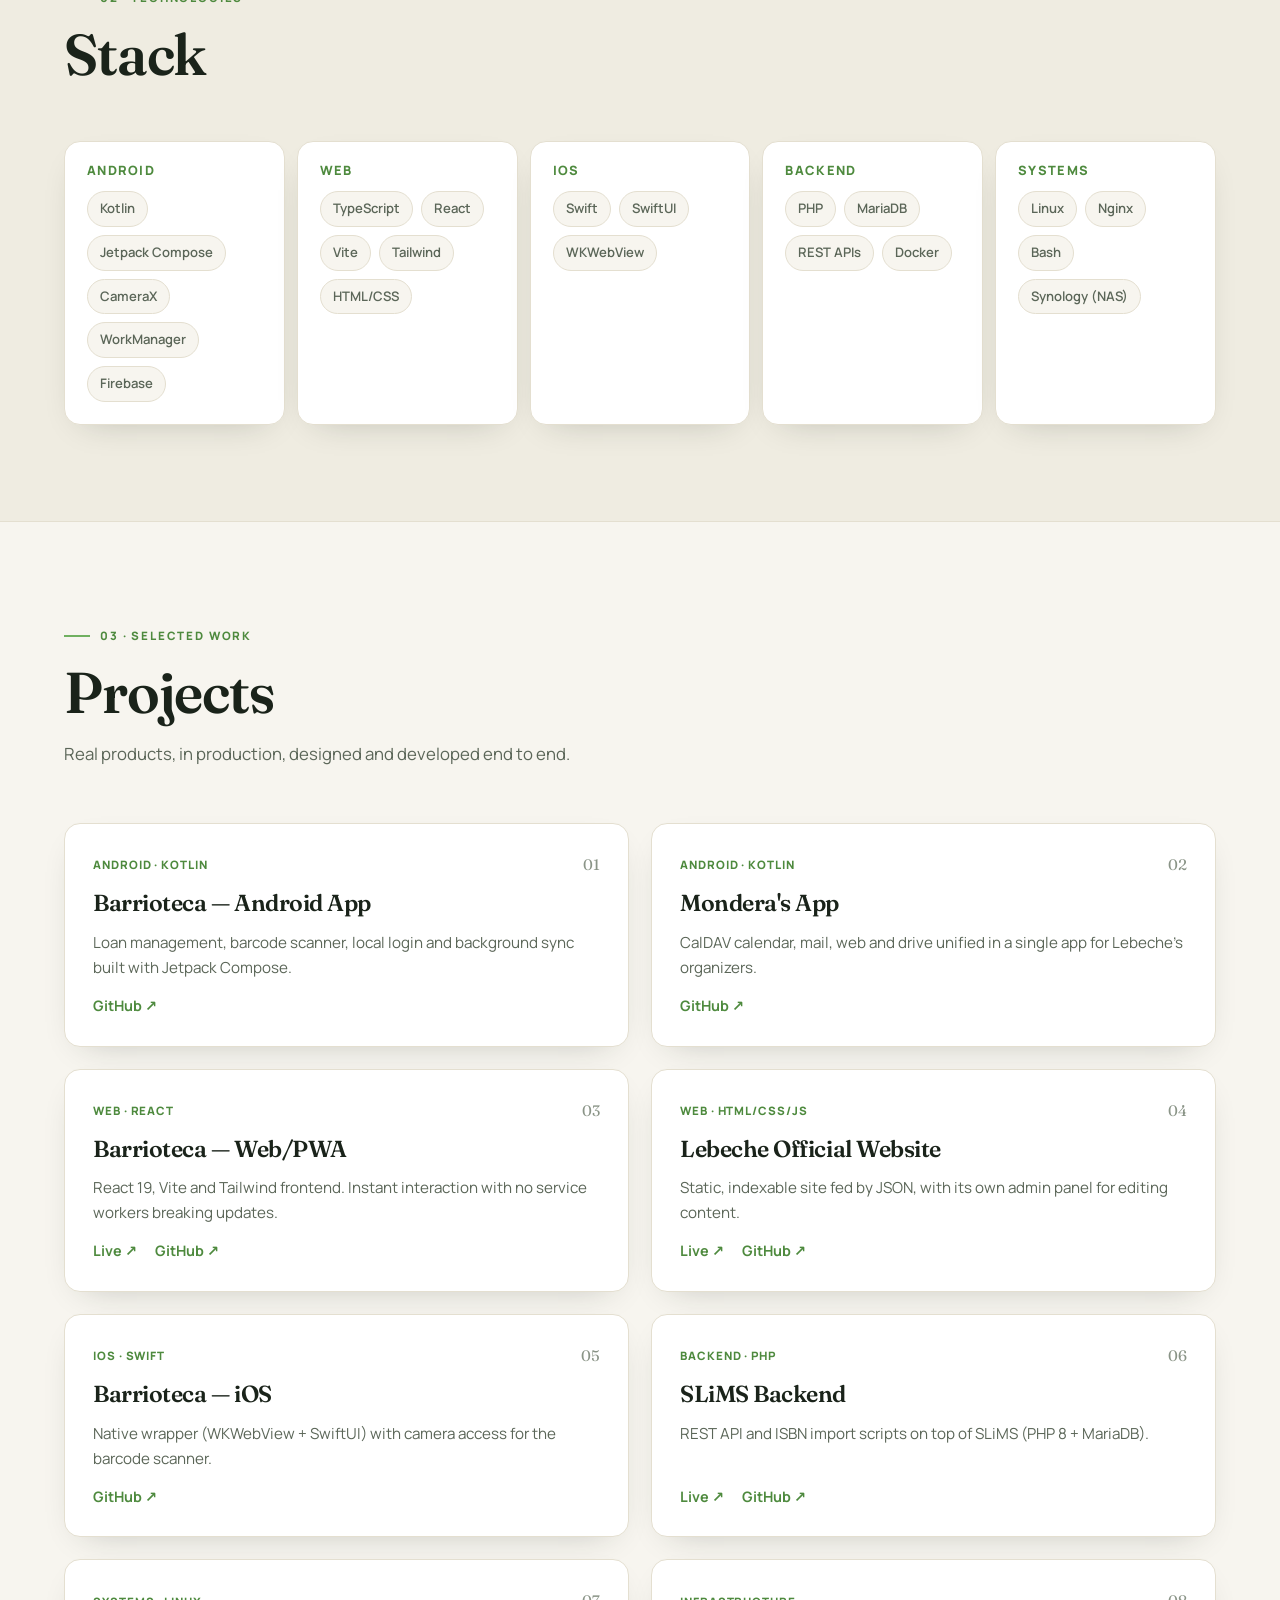
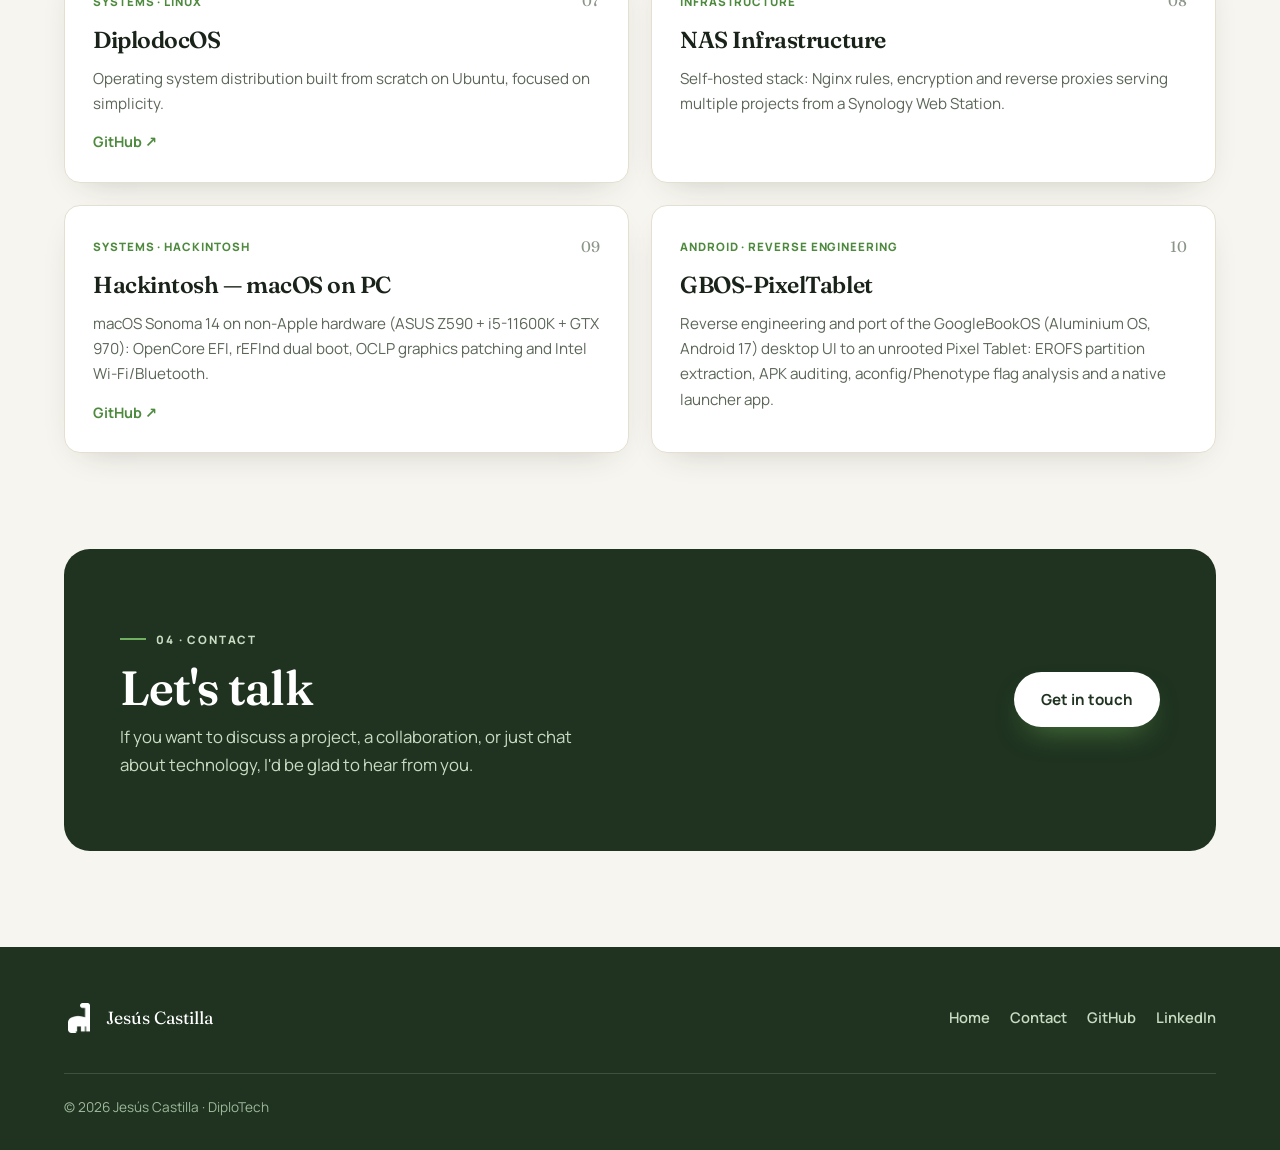
<file: index-en.html>
<!DOCTYPE html>
<html lang="en">
<head>
  <meta charset="UTF-8">
  <meta name="viewport" content="width=device-width, initial-scale=1.0">
  <meta name="description" content="Jesús Castilla — Software developer. Android & iOS apps, web/PWA, backend and infrastructure. Founder of DiploTech.">
  <title>Jesús Castilla · Software Developer</title>
  <link rel="icon" href="assets/favicon.ico" sizes="any">
  <link rel="apple-touch-icon" href="assets/apple-touch-icon.png">
  <link rel="preconnect" href="https://fonts.googleapis.com">
  <link rel="preconnect" href="https://fonts.gstatic.com" crossorigin>
  <link href="https://fonts.googleapis.com/css2?family=Fraunces:opsz,wght@9..144,400;9..144,500;9..144,600;9..144,700&family=Manrope:wght@400;500;600;700;800&display=swap" rel="stylesheet">
  <link rel="stylesheet" href="styles.css">
</head>
<body>
  <header class="cabecera">
    <div class="contenedor cabecera__interior">
      <a class="marca" href="index-en.html">
        <img src="assets/logo.png" alt="DiploTech" class="marca__logo">
        <span class="marca__texto">Jesús Castilla</span>
      </a>
      <nav class="menu" id="menu">
        <a href="#about">About</a>
        <a href="#projects">Projects</a>
        <a href="contacto-en.html">Contact</a>
        <span class="menu__sep" aria-hidden="true"></span>
        <a href="index.html" class="idioma">ES</a>
        <a href="index-en.html" class="idioma activo">EN</a>
      </nav>
      <button class="menu__boton" id="botonMenu" aria-label="Open menu" aria-expanded="false">
        <span></span><span></span><span></span>
      </button>
    </div>
  </header>

  <section class="hero">
    <div class="contenedor hero__interior">
      <div class="hero__texto">
        <span class="ceja">Software developer · Salobreña (Spain)</span>
        <h1 class="hero__titulo">Jesús<br>Castilla</h1>
        <p class="hero__bajada">I build technology in service of people —not the other way around: quiet, honest software that solves real problems with the elegance of what goes unnoticed.</p>
        <p class="hero__fundador">Founder of <strong>DiploTech</strong>, my personal brand.</p>
        <div class="hero__acciones">
          <a class="boton boton--verde" href="#projects">View projects</a>
          <a class="boton boton--fantasma" href="contacto-en.html">Get in touch</a>
        </div>
      </div>
      <div class="hero__logo">
        <div class="hero__halo" aria-hidden="true"></div>
        <img src="assets/logo.png" alt="DiploTech logo">
      </div>
    </div>
  </section>
  <main>
    <section class="seccion" id="about">
      <div class="contenedor sobre-mi aparecer">
        <div class="sobre-mi__cabecera">
          <span class="ceja">01 · About me</span>
          <h2>Technology, in service<br>of people.</h2>
        </div>
        <div class="sobre-mi__cuerpo">
          <p>I believe technology should behave like a good butler: discreet, attentive, almost invisible. There when you need it, out of the way when you don't. So I build software that bends to people, not the other way around.</p>
          <p>I have never studied programming, or anything like it: I am entirely self-taught. I have always devoted myself to volunteering and to work in service of people; computing, on the other hand, is my true passion. And lately I have discovered that there is no greater pleasure than working at what is your calling.</p>
          <p>Over the last few years I have shaped, end to end, the digital products of <strong>Barrioteca Acalencá</strong> and the <strong>Lebeche</strong> association: Android and iOS apps, a web app, a backend and the infrastructure that holds them. Every line of code, an act of care.</p>
          <p>Under the <strong>DiploTech</strong> brand I gather this craft: honest technology, in service of those who use it.</p>
        </div>
      </div>
    </section>

    <section class="seccion seccion--tinte" id="stack">
      <div class="contenedor aparecer">
        <div class="seccion__cabecera">
          <span class="ceja">02 · Technologies</span>
          <h2 class="seccion__titulo">Stack</h2>
        </div>
        <div class="stack">
          <div class="stack__grupo">
            <h3>Android</h3>
            <div class="stack__items"><span>Kotlin</span><span>Jetpack Compose</span><span>CameraX</span><span>WorkManager</span><span>Firebase</span></div>
          </div>
          <div class="stack__grupo">
            <h3>Web</h3>
            <div class="stack__items"><span>TypeScript</span><span>React</span><span>Vite</span><span>Tailwind</span><span>HTML/CSS</span></div>
          </div>
          <div class="stack__grupo">
            <h3>iOS</h3>
            <div class="stack__items"><span>Swift</span><span>SwiftUI</span><span>WKWebView</span></div>
          </div>
          <div class="stack__grupo">
            <h3>Backend</h3>
            <div class="stack__items"><span>PHP</span><span>MariaDB</span><span>REST APIs</span><span>Docker</span></div>
          </div>
          <div class="stack__grupo">
            <h3>Systems</h3>
            <div class="stack__items"><span>Linux</span><span>Nginx</span><span>Bash</span><span>Synology (NAS)</span></div>
          </div>
        </div>
      </div>
    </section>
    <section class="seccion" id="projects">
      <div class="contenedor">
        <div class="seccion__cabecera aparecer">
          <span class="ceja">03 · Selected work</span>
          <h2 class="seccion__titulo">Projects</h2>
          <p class="seccion__intro">Real products, in production, designed and developed end to end.</p>
        </div>
        <div class="grid">
          <article class="proyecto aparecer">
            <div class="proyecto__top"><span class="proyecto__tag">Android · Kotlin</span><span class="proyecto__num">01</span></div>
            <h3 class="proyecto__titulo">Barrioteca — Android App</h3>
            <p class="proyecto__texto">Loan management, barcode scanner, local login and background sync built with Jetpack Compose.</p>
            <div class="proyecto__enlaces"><a class="flecha" href="https://github.com/jesuscastilla/barrioteca-android" target="_blank" rel="noopener">GitHub ↗</a></div>
          </article>
          <article class="proyecto aparecer">
            <div class="proyecto__top"><span class="proyecto__tag">Android · Kotlin</span><span class="proyecto__num">02</span></div>
            <h3 class="proyecto__titulo">Mondera's App</h3>
            <p class="proyecto__texto">CalDAV calendar, mail, web and drive unified in a single app for Lebeche's organizers.</p>
            <div class="proyecto__enlaces"><a class="flecha" href="https://github.com/jesuscastilla/monderas-app" target="_blank" rel="noopener">GitHub ↗</a></div>
          </article>
          <article class="proyecto aparecer">
            <div class="proyecto__top"><span class="proyecto__tag">Web · React</span><span class="proyecto__num">03</span></div>
            <h3 class="proyecto__titulo">Barrioteca — Web/PWA</h3>
            <p class="proyecto__texto">React 19, Vite and Tailwind frontend. Instant interaction with no service workers breaking updates.</p>
            <div class="proyecto__enlaces"><a class="flecha" href="https://www.corrientelebeche.es/barrioteca/" target="_blank" rel="noopener">Live ↗</a><a class="flecha" href="https://github.com/jesuscastilla/barrioteca-web" target="_blank" rel="noopener">GitHub ↗</a></div>
          </article>
          <article class="proyecto aparecer">
            <div class="proyecto__top"><span class="proyecto__tag">Web · HTML/CSS/JS</span><span class="proyecto__num">04</span></div>
            <h3 class="proyecto__titulo">Lebeche Official Website</h3>
            <p class="proyecto__texto">Static, indexable site fed by JSON, with its own admin panel for editing content.</p>
            <div class="proyecto__enlaces"><a class="flecha" href="https://www.corrientelebeche.es/lebeche/" target="_blank" rel="noopener">Live ↗</a><a class="flecha" href="https://github.com/jesuscastilla/lebeche-web" target="_blank" rel="noopener">GitHub ↗</a></div>
          </article>
          <article class="proyecto aparecer">
            <div class="proyecto__top"><span class="proyecto__tag">iOS · Swift</span><span class="proyecto__num">05</span></div>
            <h3 class="proyecto__titulo">Barrioteca — iOS</h3>
            <p class="proyecto__texto">Native wrapper (WKWebView + SwiftUI) with camera access for the barcode scanner.</p>
            <div class="proyecto__enlaces"><a class="flecha" href="https://github.com/jesuscastilla/barrioteca-ios" target="_blank" rel="noopener">GitHub ↗</a></div>
          </article>
          <article class="proyecto aparecer">
            <div class="proyecto__top"><span class="proyecto__tag">Backend · PHP</span><span class="proyecto__num">06</span></div>
            <h3 class="proyecto__titulo">SLiMS Backend</h3>
            <p class="proyecto__texto">REST API and ISBN import scripts on top of SLiMS (PHP 8 + MariaDB).</p>
            <div class="proyecto__enlaces"><a class="flecha" href="https://www.corrientelebeche.es/slims/" target="_blank" rel="noopener">Live ↗</a><a class="flecha" href="https://github.com/jesuscastilla/barrioteca-slims" target="_blank" rel="noopener">GitHub ↗</a></div>
          </article>
          <article class="proyecto aparecer">
            <div class="proyecto__top"><span class="proyecto__tag">Systems · Linux</span><span class="proyecto__num">07</span></div>
            <h3 class="proyecto__titulo">DiplodocOS</h3>
            <p class="proyecto__texto">Operating system distribution built from scratch on Ubuntu, focused on simplicity.</p>
            <div class="proyecto__enlaces"><a class="flecha" href="https://github.com/jesuscastilla/DiplodocOS" target="_blank" rel="noopener">GitHub ↗</a></div>
          </article>
          <article class="proyecto aparecer">
            <div class="proyecto__top"><span class="proyecto__tag">Infrastructure</span><span class="proyecto__num">08</span></div>
            <h3 class="proyecto__titulo">NAS Infrastructure</h3>
            <p class="proyecto__texto">Self-hosted stack: Nginx rules, encryption and reverse proxies serving multiple projects from a Synology Web Station.</p>
          </article>
          <article class="proyecto aparecer">
            <div class="proyecto__top"><span class="proyecto__tag">Systems · Hackintosh</span><span class="proyecto__num">09</span></div>
            <h3 class="proyecto__titulo">Hackintosh — macOS on PC</h3>
            <p class="proyecto__texto">macOS Sonoma 14 on non-Apple hardware (ASUS Z590 + i5-11600K + GTX 970): OpenCore EFI, rEFInd dual boot, OCLP graphics patching and Intel Wi-Fi/Bluetooth.</p>
            <div class="proyecto__enlaces"><a class="flecha" href="https://github.com/jesuscastilla/hackintosh-Z590" target="_blank" rel="noopener">GitHub ↗</a></div>
          </article>
          <article class="proyecto aparecer">
            <div class="proyecto__top"><span class="proyecto__tag">Android · Reverse engineering</span><span class="proyecto__num">10</span></div>
            <h3 class="proyecto__titulo">GBOS-PixelTablet</h3>
            <p class="proyecto__texto">Reverse engineering and port of the GoogleBookOS (Aluminium OS, Android 17) desktop UI to an unrooted Pixel Tablet: EROFS partition extraction, APK auditing, aconfig/Phenotype flag analysis and a native launcher app.</p>
          </article>
        </div>
      </div>
    </section>
    <section class="cta aparecer">
      <div class="cta__interior">
        <div>
          <span class="ceja" style="color:#C9DCC2">04 · Contact</span>
          <h2>Let's talk</h2>
          <p>If you want to discuss a project, a collaboration, or just chat about technology, I'd be glad to hear from you.</p>
        </div>
        <a class="boton boton--verde" href="contacto-en.html">Get in touch</a>
      </div>
    </section>
  </main>

  <footer class="pie">
    <div class="contenedor">
      <div class="pie__interior">
        <div class="pie__marca">
          <img src="assets/logo-blanco.png" alt="DiploTech">
          <span>Jesús Castilla</span>
        </div>
        <nav class="pie__enlaces">
          <a href="index-en.html">Home</a>
          <a href="contacto-en.html">Contact</a>
          <a href="https://github.com/jesuscastilla" target="_blank" rel="noopener">GitHub</a>
          <a href="https://www.linkedin.com/in/jesuscastillalacal" target="_blank" rel="noopener">LinkedIn</a>
        </nav>
      </div>
      <p class="pie__fin">© 2026 Jesús Castilla · DiploTech</p>
    </div>
  </footer>

  <script>
    const botonMenu = document.getElementById('botonMenu');
    const menu = document.getElementById('menu');
    botonMenu.addEventListener('click', () => {
      const abierto = menu.classList.toggle('abierto');
      botonMenu.classList.toggle('activo', abierto);
      botonMenu.setAttribute('aria-expanded', String(abierto));
    });
    const obs = new IntersectionObserver((entradas) => {
      entradas.forEach((e) => {
        if (e.isIntersecting) { e.target.classList.add('visible'); obs.unobserve(e.target); }
      });
    }, { threshold: 0.08 });
    document.querySelectorAll('.aparecer').forEach((el) => obs.observe(el));
  </script>
</body>
</html>
</file>
<file: styles.css>
:root{
  --papel:#F7F5EF;
  --papel-2:#EFECE1;
  --tinta:#1A231A;
  --tinta-suave:#5B6658;
  --tinta-claro:#8A9487;
  --verde:#70B060;
  --verde-oscuro:#4E8A3E;
  --verde-profundo:#1F3320;
  --verde-claro:#EAF3E3;
  --linea:#E4DFD0;
  --blanco:#FFFFFF;
  --fuente:"Manrope",system-ui,-apple-system,"Segoe UI",Roboto,sans-serif;
  --fuente-titulos:"Fraunces",Georgia,"Times New Roman",serif;
  --radio:16px;
  --sombra:0 30px 70px -34px rgba(26,35,26,.5);
  --sombra-suave:0 12px 34px -20px rgba(26,35,26,.3);
}

*{box-sizing:border-box;margin:0;padding:0}

html{scroll-behavior:smooth;scroll-padding-top:90px;-webkit-text-size-adjust:100%}

body{
  font-family:var(--fuente);
  color:var(--tinta);
  background:var(--papel);
  line-height:1.65;
  font-size:16px;
  -webkit-font-smoothing:antialiased;
  text-rendering:optimizeLegibility;
  overflow-x:hidden;
}

body::after{
  content:"";position:fixed;inset:0;z-index:9999;pointer-events:none;opacity:.04;
  background-image:url("data:image/svg+xml,%3Csvg xmlns='http://www.w3.org/2000/svg' width='140' height='140'%3E%3Cfilter id='n'%3E%3CfeTurbulence type='fractalNoise' baseFrequency='0.85' numOctaves='2' stitchTiles='stitch'/%3E%3C/filter%3E%3Crect width='140' height='140' filter='url(%23n)'/%3E%3C/svg%3E");
}

::selection{background:var(--verde);color:#fff}

img{max-width:100%;display:block;height:auto}

a{color:var(--verde-oscuro);text-decoration:none;transition:color .2s ease}
a:hover{color:var(--verde)}

h1,h2,h3,h4{font-family:var(--fuente-titulos);font-weight:600;line-height:1.05;letter-spacing:-.02em;color:var(--tinta);text-wrap:balance}

.contenedor{width:min(1160px,90%);margin-inline:auto}

.ceja{display:inline-flex;align-items:center;gap:10px;font-size:.72rem;font-weight:800;letter-spacing:.16em;text-transform:uppercase;color:var(--verde-oscuro)}
.ceja::before{content:"";width:26px;height:2px;background:var(--verde)}

/* ---------- Cabecera ---------- */
.cabecera{position:sticky;top:0;z-index:60;background:rgba(247,245,239,.82);backdrop-filter:blur(14px);-webkit-backdrop-filter:blur(14px);border-bottom:1px solid var(--linea)}
.cabecera__interior{display:flex;align-items:center;gap:18px;height:76px}
.marca{display:flex;align-items:center;gap:11px;color:var(--tinta)}
.marca:hover{color:var(--tinta)}
.marca__logo{width:34px;height:34px;object-fit:contain}
.marca__texto{font-family:var(--fuente-titulos);font-weight:600;font-size:1.25rem;letter-spacing:-.01em}

.menu{display:flex;align-items:center;gap:4px;margin-left:auto}
.menu a{padding:8px 14px;border-radius:999px;color:var(--tinta-suave);font-weight:600;font-size:.92rem;transition:background .2s ease,color .2s ease}
.menu a:hover{background:var(--verde-claro);color:var(--verde-oscuro)}
.menu a.activo{background:var(--verde-claro);color:var(--verde-oscuro)}
.menu .idioma{font-size:.8rem;font-weight:800;letter-spacing:.05em}
.menu__sep{width:1px;height:20px;background:var(--linea);margin:0 8px}
.menu__boton{display:none;flex-direction:column;justify-content:center;gap:5px;width:44px;height:44px;background:none;border:0;cursor:pointer;border-radius:10px;margin-left:auto}
.menu__boton span{display:block;width:24px;height:2px;background:var(--tinta);border-radius:2px;transition:transform .3s ease,opacity .3s ease;margin-inline:auto}
.menu__boton.activo span:nth-child(1){transform:translateY(7px) rotate(45deg)}
.menu__boton.activo span:nth-child(2){opacity:0}
.menu__boton.activo span:nth-child(3){transform:translateY(-7px) rotate(-45deg)}

/* ---------- Hero ---------- */
.hero{position:relative;padding:96px 0 88px;overflow:hidden}
.hero__interior{display:grid;grid-template-columns:1.15fr .85fr;gap:40px;align-items:center}
.hero__titulo{font-size:clamp(3.4rem,9vw,7rem);font-weight:600;letter-spacing:-.04em;line-height:.94;margin:22px 0 26px}
.hero__bajada{font-size:clamp(1.1rem,2vw,1.35rem);line-height:1.55;color:var(--tinta-suave);max-width:34ch}
.hero__fundador{margin-top:16px;font-size:.95rem;color:var(--tinta-claro)}
.hero__fundador strong{color:var(--verde-oscuro)}
.hero__acciones{display:flex;gap:14px;margin-top:34px;flex-wrap:wrap}
.hero__logo{position:relative;display:grid;place-items:center}
.hero__halo{position:absolute;width:min(420px,80%);aspect-ratio:1;border-radius:50%;background:radial-gradient(circle,var(--verde-claro),transparent 65%);filter:blur(6px);z-index:-1}
.hero__logo img{width:min(320px,72%);object-fit:contain;filter:drop-shadow(0 30px 40px rgba(31,51,32,.22))}

/* ---------- Botones ---------- */
.boton{display:inline-flex;align-items:center;gap:9px;padding:14px 26px;border-radius:999px;font-weight:700;font-size:.95rem;border:1px solid transparent;transition:transform .2s ease,box-shadow .2s ease,background .2s ease,color .2s ease,border-color .2s ease}
.boton--verde{background:var(--verde);color:#fff;box-shadow:0 14px 30px -14px rgba(95,154,75,.8)}
.boton--verde:hover{background:var(--verde-oscuro);color:#fff;transform:translateY(-2px)}
.boton--fantasma{border-color:var(--tinta);color:var(--tinta);background:transparent}
.boton--fantasma:hover{border-color:var(--verde);color:var(--verde-oscuro);transform:translateY(-2px)}
/* ---------- Secciones ---------- */
.seccion{padding:96px 0}
.seccion--tinte{background:var(--papel-2);border-block:1px solid var(--linea)}
.seccion__cabecera{max-width:640px;margin-bottom:56px}
.seccion__titulo{font-size:clamp(2.2rem,5vw,3.6rem);margin:18px 0 16px}
.seccion__intro{color:var(--tinta-suave);font-size:1.05rem}

/* Sobre mí */
.sobre-mi{display:grid;grid-template-columns:.9fr 1.1fr;gap:56px;align-items:start}
.sobre-mi__cabecera h2{font-size:clamp(2rem,4.5vw,3.2rem);margin-top:18px}
.sobre-mi__cuerpo p{color:var(--tinta-suave);font-size:1.08rem;margin-bottom:20px}
.sobre-mi__cuerpo strong{color:var(--tinta);font-weight:700}

/* Stack */
.stack{display:flex;flex-wrap:wrap;gap:12px}
.stack__grupo{flex:1 1 220px;background:var(--blanco);border:1px solid var(--linea);border-radius:var(--radio);padding:22px;box-shadow:var(--sombra-suave)}
.stack__grupo h3{font-family:var(--fuente);font-size:.8rem;font-weight:800;letter-spacing:.1em;text-transform:uppercase;color:var(--verde-oscuro);margin-bottom:14px}
.stack__items{display:flex;flex-wrap:wrap;gap:8px}
.stack__items span{font-size:.82rem;font-weight:600;color:var(--tinta-suave);background:var(--papel);border:1px solid var(--linea);border-radius:999px;padding:6px 12px}

/* Proyectos */
.grid{display:grid;grid-template-columns:repeat(2,1fr);gap:22px}
.proyecto{position:relative;display:flex;flex-direction:column;gap:14px;background:var(--blanco);border:1px solid var(--linea);border-radius:var(--radio);padding:28px;box-shadow:var(--sombra-suave);transition:transform .25s ease,box-shadow .25s ease,border-color .25s ease}
.proyecto:hover{transform:translateY(-5px);box-shadow:var(--sombra);border-color:var(--verde)}
.proyecto__top{display:flex;align-items:center;justify-content:space-between}
.proyecto__tag{font-size:.72rem;font-weight:800;letter-spacing:.08em;text-transform:uppercase;color:var(--verde-oscuro)}
.proyecto__num{font-family:var(--fuente-titulos);font-size:.95rem;color:var(--tinta-claro)}
.proyecto__titulo{font-size:1.45rem}
.proyecto__texto{color:var(--tinta-suave);font-size:.95rem;flex:1}
.proyecto__enlaces{display:flex;gap:18px;flex-wrap:wrap}
.flecha{font-size:.9rem;font-weight:700;color:var(--verde-oscuro)}
.flecha:hover{color:var(--verde)}
/* CTA contacto */
.cta{background:var(--verde-profundo);color:#EAF3E3;border-radius:26px;margin:0 auto 96px;width:min(1160px,90%)}
.cta__interior{padding:72px 56px;display:grid;grid-template-columns:1fr auto;gap:30px;align-items:center}
.cta h2{color:#fff;font-size:clamp(1.9rem,4vw,3rem);margin:14px 0 10px}
.cta p{color:#C9DCC2;font-size:1.05rem;max-width:46ch}
.cta .boton--verde{background:#fff;color:var(--verde-profundo)}
.cta .boton--verde:hover{background:var(--verde-claro)}

/* Pie */
.pie{background:var(--verde-profundo);color:#C9DCC2;padding:56px 0 32px}
.pie__interior{display:flex;align-items:center;justify-content:space-between;gap:24px;flex-wrap:wrap}
.pie__marca{display:flex;align-items:center;gap:12px;color:#fff}
.pie__marca img{width:30px;height:30px;object-fit:contain}
.pie__marca span{font-family:var(--fuente-titulos);font-size:1.1rem}
.pie__enlaces{display:flex;gap:20px;flex-wrap:wrap}
.pie__enlaces a{color:#C9DCC2;font-weight:600;font-size:.92rem}
.pie__enlaces a:hover{color:#fff}
.pie__fin{border-top:1px solid rgba(255,255,255,.14);margin-top:40px;padding-top:22px;font-size:.85rem;color:#9FB99A}

/* Contacto (página) */
.contacto-hero{padding:72px 0 40px}
.contacto-hero h1{font-size:clamp(2.6rem,6vw,4.6rem);margin:18px 0 16px}
.enlaces-contacto{display:grid;gap:14px;margin-top:40px}
.enlace-contacto{display:flex;align-items:center;gap:16px;background:var(--blanco);border:1px solid var(--linea);border-radius:var(--radio);padding:20px 24px;box-shadow:var(--sombra-suave);color:var(--tinta);transition:transform .2s ease,box-shadow .2s ease,border-color .2s ease}
.enlace-contacto:hover{transform:translateY(-2px);box-shadow:var(--sombra);border-color:var(--verde);color:var(--tinta)}
.enlace-contacto__icono{display:grid;place-items:center;width:46px;height:46px;border-radius:12px;background:var(--verde-claro);color:var(--verde-oscuro);flex-shrink:0}
.enlace-contacto__texto{flex:1;min-width:0}
.enlace-contacto__texto strong{display:block;font-weight:700}
.enlace-contacto__texto span{font-size:.85rem;color:var(--tinta-suave)}
.enlace-contacto__flecha{color:var(--verde);font-size:1.2rem}
.formulario{background:var(--blanco);border:1px solid var(--linea);border-radius:22px;padding:36px;box-shadow:var(--sombra-suave);margin-top:44px}
.formulario h3{font-size:1.5rem;margin-bottom:6px}
.formulario__nota{color:var(--tinta-suave);font-size:.9rem;margin-bottom:24px}
.campo{margin-bottom:18px}
.campo label{display:block;font-size:.74rem;font-weight:800;text-transform:uppercase;letter-spacing:.08em;color:var(--tinta-suave);margin-bottom:7px}
.campo input,.campo textarea{width:100%;padding:13px 16px;border:1px solid var(--linea);border-radius:12px;background:var(--papel);font-family:inherit;font-size:1rem;color:var(--tinta);transition:border-color .2s ease,box-shadow .2s ease,background .2s ease}
.campo input:focus,.campo textarea:focus{outline:none;border-color:var(--verde);box-shadow:0 0 0 3px var(--verde-claro);background:#fff}
.campo textarea{resize:vertical;min-height:140px}

/* Animaciones */
.aparecer{opacity:0;transform:translateY(22px);transition:opacity .7s ease,transform .7s ease}
.aparecer.visible{opacity:1;transform:none}

/* Responsive */
@media (max-width:900px){
  .hero__interior{grid-template-columns:1fr}
  .hero__logo{order:-1}
  .hero__logo img{width:min(200px,50%)}
  .sobre-mi{grid-template-columns:1fr;gap:28px}
  .grid{grid-template-columns:1fr}
  .cta__interior{grid-template-columns:1fr;padding:48px 28px}
  .menu__boton{display:flex}
  .menu{position:absolute;top:76px;left:0;right:0;flex-direction:column;align-items:stretch;background:var(--papel);border-bottom:1px solid var(--linea);box-shadow:var(--sombra);padding:14px;gap:4px;display:none}
  .menu.abierto{display:flex}
  .menu a{text-align:center;padding:12px;border-radius:12px}
  .menu__sep{display:none}
}
@media (max-width:560px){
  .hero{padding:64px 0}
  .seccion{padding:64px 0}
  .cta{border-radius:18px}
  .formulario{padding:26px 20px}
}
@media (prefers-reduced-motion:reduce){
  html{scroll-behavior:auto}
  *{transition:none !important;animation:none !important}
  .aparecer{opacity:1;transform:none}
}
</file>
